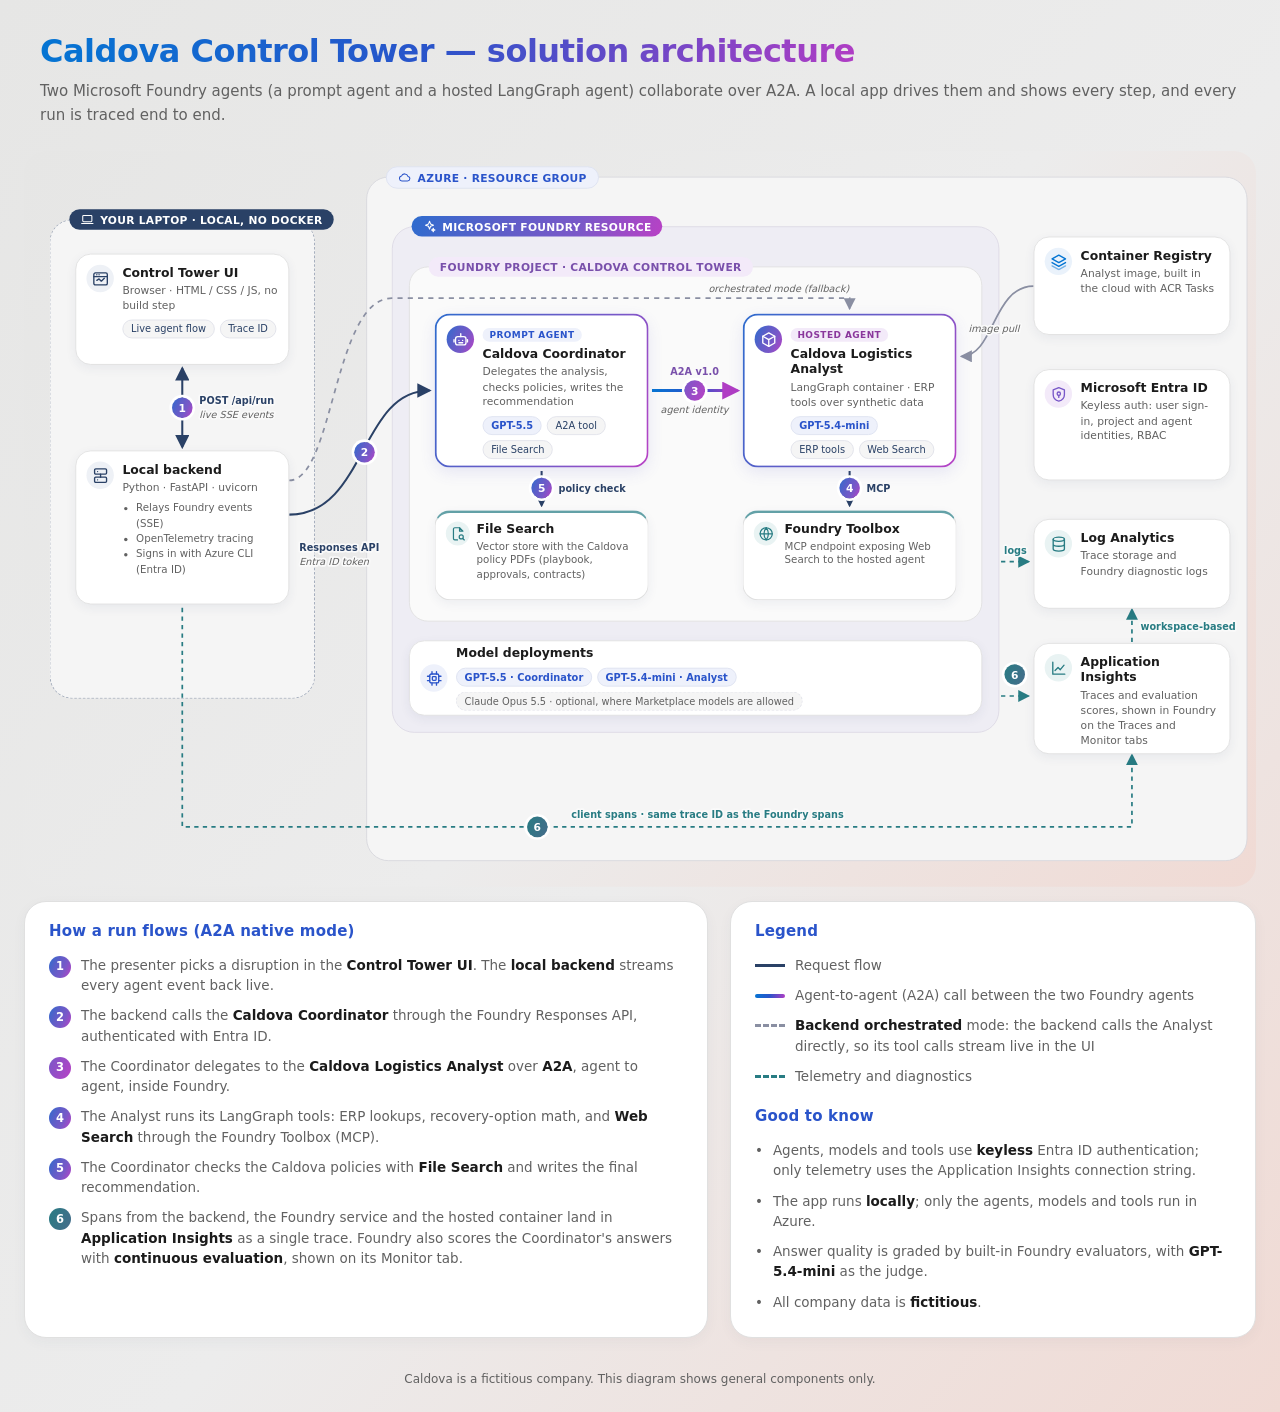
<file: docs/architecture.html>
<!DOCTYPE html>
<html lang="en">
<head>
<meta charset="utf-8">
<meta name="viewport" content="width=device-width, initial-scale=1">
<title>Caldova Control Tower — Solution architecture</title>
<link rel="icon" href="data:,">
<style>
  :root {
    --ink: #1b1b1b; --muted: #616161; --line: #8a8fa2;
    --azure: #0475d3; --azure-bg: #f5f5f5; --foundry: #7958c8; --foundry-bg: #eeedf4;
    --project-bg: #fafafa; --laptop: #2a4166; --laptop-bg: #f5f5f5;
    --indigo: #2a54ca; --violet: #b03dc4; --teal: #287c83; --hairline: #e0e0e0;
    --brand-text: linear-gradient(100deg, #0475d3 0%, #2a54ca 48%, #b03dc4 100%);
    --brand-band: linear-gradient(115deg, #2e6cce, #5d5ec8 36%, #7958c8 66%, #b941c5);
    --page: linear-gradient(130deg, #e6e6e5 0%, #ececec 55%, #f0dad4 100%);
  }
  * { box-sizing: border-box; }
  body { margin: 0; font-family: "Segoe UI Variable", "Segoe UI", system-ui, sans-serif; color: var(--ink); background: var(--page); }
  header { max-width: 1520px; margin: 0 auto; padding: 32px 40px 12px; }
  header h1 { display: inline-block; margin: 0; font-size: 32px; font-weight: 600; letter-spacing: -.5px; background: var(--brand-text); background-clip: text; -webkit-text-fill-color: transparent; }
  header p { margin: 9px 0 0; color: var(--muted); font-size: 15px; line-height: 1.6; }
  .stage { padding: 12px 24px 8px; }
  .fit { position: relative; margin: 0 auto; }
  .canvas { position: absolute; top: 0; left: 0; width: 1440px; height: 860px; transform-origin: 0 0; background: var(--page); border-radius: 26px; }

  .zone { position: absolute; border-radius: 26px; }
  .zone > .zlabel { position: absolute; top: -13px; left: 22px; padding: 4px 13px; border-radius: 999px; font-size: 12.5px; font-weight: 600; letter-spacing: .35px; text-transform: uppercase; display: flex; align-items: center; gap: 7px; white-space: nowrap; }
  .zone > .zlabel svg { width: 16px; height: 16px; }
  .laptop { left: 30px; top: 80px; width: 310px; height: 560px; background: var(--laptop-bg); border: 1px dashed #9ca6b7; }
  .laptop > .zlabel { background: var(--laptop); color: #fff; }
  .azure { left: 400px; top: 30px; width: 1030px; height: 800px; background: var(--azure-bg); border: 1px solid #d7d7dc; }
  .azure > .zlabel { background: #eef1fb; color: var(--indigo); border: 1px solid #dce1f0; }
  .account { left: 430px; top: 88px; width: 710px; height: 592px; background: var(--foundry-bg); border: 1px solid #dcd9e5; }
  .account > .zlabel { background: var(--brand-band); color: #fff; }
  .project { left: 450px; top: 135px; width: 670px; height: 415px; background: var(--project-bg); border: 1px solid var(--hairline); border-radius: 22px; }
  .project > .zlabel { background: #f3eaf9; color: #7950ab; top: -12px; }

  .card { position: absolute; z-index: 2; background: #fff; border: 1px solid var(--hairline); border-radius: 18px; box-shadow: 0 4px 12px rgba(42, 65, 102, .065); padding: 12px; display: flex; gap: 10px; }
  .card > div:last-child { min-width: 0; }
  .card .ic { flex: 0 0 32px; height: 32px; border-radius: 50%; display: grid; place-items: center; }
  .card .ic svg { width: 21px; height: 21px; }
  .card .t { font-weight: 600; font-size: 14.5px; line-height: 1.25; }
  .card .s { color: var(--muted); font-size: 12.5px; line-height: 1.4; margin-top: 3px; }
  .card ul { margin: 6px 0 0; padding-left: 16px; color: var(--muted); font-size: 12px; line-height: 1.5; }
  .kind { display: inline-block; font-size: 10.5px; font-weight: 700; letter-spacing: .5px; text-transform: uppercase; padding: 2px 8px; border-radius: 999px; margin-bottom: 5px; }
  .agent .kind { background: #eef1fb; color: var(--indigo); }
  .agent.hosted .kind { background: #f3eaf9; color: #8a379c; }
  .chips { display: flex; flex-wrap: wrap; gap: 6px; margin-top: 8px; }
  .chip { font-size: 11.5px; padding: 3px 9px; border-radius: 999px; border: 1px solid #e0e1e9; background: #f5f5f5; color: var(--laptop); white-space: nowrap; }
  .chip.model { background: #eef1fb; border-color: #dce1f0; color: var(--indigo); font-weight: 600; }
  .chip.opt { border-style: dashed; color: var(--muted); }

  .agent { border: 2px solid transparent; background: linear-gradient(#fff, #fff) padding-box, var(--brand-band) border-box; box-shadow: 0 6px 18px rgba(93, 94, 200, .12); }
  .card.agent .ic { color: #fff; background: var(--brand-band); }
  .tool { border-top: 3px solid #63a1a7; padding: 10px 12px; gap: 8px; }
  .tool .ic { flex-basis: 28px; height: 28px; }
  .tool .ic svg { width: 19px; height: 19px; }
  .tool .s { font-size: 12px; line-height: 1.35; }

  .ic.slate { background: #eef1f6; color: var(--laptop); }
  .ic.violet { background: #eef1fb; color: var(--indigo); }
  .ic.pink { background: #f3eaf9; color: var(--violet); }
  .ic.teal { background: #e9f3f3; color: var(--teal); }
  .ic.blue { background: #eaf2fb; color: var(--azure); }
  .ic.green { background: #e9f3f3; color: var(--teal); }
  .ic.amber { background: #f3eaf9; color: var(--foundry); }

  svg.wires { position: absolute; left: 0; top: 0; z-index: 1; overflow: visible; }
  .wire { fill: none; stroke: var(--line); stroke-width: 2; }
  .wire.main { stroke: var(--laptop); stroke-width: 2.4; }
  .wire.a2a { stroke: url(#a2a-gradient); stroke-width: 3.5; }
  .wire.dash { stroke-dasharray: 6 6; }
  .wire.tele { stroke: var(--teal); stroke-dasharray: 5 5; }
  .wlabel { font-size: 11.5px; fill: var(--laptop); font-weight: 600; paint-order: stroke; stroke: #fafafa; stroke-width: 4px; stroke-linejoin: round; }
  .wlabel.soft { fill: var(--muted); font-weight: 500; font-style: italic; }
  .wlabel.a2a { fill: #7950ab; font-weight: 700; }
  .wlabel.tele { fill: var(--teal); }

  .num { position: absolute; z-index: 3; width: 24px; height: 24px; margin: -12px 0 0 -12px; border-radius: 50%; background: var(--brand-band); color: #fff; font-size: 12.5px; font-weight: 700; display: grid; place-items: center; box-shadow: 0 0 0 3px #fff; }
  .num.a2a { background: linear-gradient(115deg, #7958c8, #b941c5); }
  .num.tele { background: linear-gradient(115deg, #287c83, #466c8b); }

  .legend { max-width: 1440px; margin: 6px auto 34px; padding: 0 24px; display: grid; grid-template-columns: 1.3fr 1fr; gap: 22px; }
  .panel { background: #fff; border: 1px solid var(--hairline); border-radius: 22px; padding: 20px 24px; box-shadow: 0 4px 14px rgba(42, 65, 102, .045); }
  .panel h2 { color: var(--indigo); font-size: 15px; font-weight: 600; margin: 0 0 10px; letter-spacing: .2px; }
  .panel ol, .panel ul { margin: 0; padding-left: 0; list-style: none; }
  .panel li { display: flex; gap: 10px; align-items: flex-start; font-size: 13.5px; line-height: 1.5; padding: 5px 0; color: var(--muted); }
  .panel li .num { position: static; margin: 1px 0 0; flex: 0 0 22px; width: 22px; height: 22px; font-size: 11.5px; box-shadow: none; }
  .panel li b { color: var(--ink); }
  .key { display: inline-block; width: 30px; height: 0; border-top: 3px solid var(--laptop); margin: 9px 0 0; flex: 0 0 30px; }
  .key.a2a { border: 0; height: 3.5px; background: var(--brand-text); border-radius: 999px; }
  .key.dash { border-top: 3px dashed var(--line); }
  .key.tele { border-top: 3px dashed var(--teal); }
  footer { text-align: center; color: var(--muted); font-size: 12px; padding: 0 0 26px; }
</style>
</head>
<body>
<svg width="0" height="0" style="position:absolute" aria-hidden="true">
  <defs>
    <linearGradient id="a2a-gradient" gradientUnits="userSpaceOnUse" x1="734" y1="280" x2="834" y2="280">
      <stop offset="0" stop-color="#0475d3"/><stop offset=".48" stop-color="#2a54ca"/><stop offset="1" stop-color="#b03dc4"/>
    </linearGradient>
    <marker id="arrow" viewBox="0 0 10 10" refX="8.5" refY="5" markerWidth="7" markerHeight="7" orient="auto-start-reverse"><path d="M0 0 L10 5 L0 10 z" fill="#2a4166"/></marker>
    <marker id="arrow-a2a" viewBox="0 0 10 10" refX="8.5" refY="5" markerWidth="6" markerHeight="6" orient="auto-start-reverse"><path d="M0 0 L10 5 L0 10 z" fill="#b03dc4"/></marker>
    <marker id="arrow-soft" viewBox="0 0 10 10" refX="8.5" refY="5" markerWidth="7" markerHeight="7" orient="auto-start-reverse"><path d="M0 0 L10 5 L0 10 z" fill="#8a8fa2"/></marker>
    <marker id="arrow-tele" viewBox="0 0 10 10" refX="8.5" refY="5" markerWidth="7" markerHeight="7" orient="auto-start-reverse"><path d="M0 0 L10 5 L0 10 z" fill="#287c83"/></marker>
  </defs>
  <symbol id="i-laptop" viewBox="0 0 24 24" fill="none" stroke="currentColor" stroke-width="1.8" stroke-linecap="round" stroke-linejoin="round"><rect x="4" y="5" width="16" height="11" rx="1.5"/><path d="M2 19h20"/></symbol>
  <symbol id="i-browser" viewBox="0 0 24 24" fill="none" stroke="currentColor" stroke-width="1.8" stroke-linecap="round" stroke-linejoin="round"><rect x="3" y="4" width="18" height="16" rx="2"/><path d="M3 9h18M7 6.5h.01M10 6.5h.01"/><path d="M7 14l3-2 3 3 4-4"/></symbol>
  <symbol id="i-server" viewBox="0 0 24 24" fill="none" stroke="currentColor" stroke-width="1.8" stroke-linecap="round" stroke-linejoin="round"><rect x="4" y="3" width="16" height="7" rx="1.5"/><rect x="4" y="14" width="16" height="7" rx="1.5"/><path d="M8 6.5h.01M8 17.5h.01M12 10v4"/></symbol>
  <symbol id="i-cloud" viewBox="0 0 24 24" fill="none" stroke="currentColor" stroke-width="1.8" stroke-linecap="round" stroke-linejoin="round"><path d="M7 18h10a4 4 0 0 0 .6-7.95A6 6 0 0 0 6.2 9.5 4.3 4.3 0 0 0 7 18z"/></symbol>
  <symbol id="i-spark" viewBox="0 0 24 24" fill="none" stroke="currentColor" stroke-width="1.8" stroke-linecap="round" stroke-linejoin="round"><path d="M12 3l1.9 5.1L19 10l-5.1 1.9L12 17l-1.9-5.1L5 10l5.1-1.9z"/><path d="M18.5 15.5l.8 2.2 2.2.8-2.2.8-.8 2.2-.8-2.2-2.2-.8 2.2-.8z"/></symbol>
  <symbol id="i-agent" viewBox="0 0 24 24" fill="none" stroke="currentColor" stroke-width="1.8" stroke-linecap="round" stroke-linejoin="round"><rect x="5" y="8" width="14" height="11" rx="3"/><path d="M12 4v4M9.5 13h.01M14.5 13h.01M9.5 16.2h5M3 12v3M21 12v3"/></symbol>
  <symbol id="i-box" viewBox="0 0 24 24" fill="none" stroke="currentColor" stroke-width="1.8" stroke-linecap="round" stroke-linejoin="round"><path d="M12 3l8 4.5v9L12 21l-8-4.5v-9z"/><path d="M4 7.5l8 4.5 8-4.5M12 12v9"/></symbol>
  <symbol id="i-doc" viewBox="0 0 24 24" fill="none" stroke="currentColor" stroke-width="1.8" stroke-linecap="round" stroke-linejoin="round"><path d="M14 3H7a2 2 0 0 0-2 2v14a2 2 0 0 0 2 2h4"/><path d="M14 3l5 5h-5z"/><circle cx="16.5" cy="16.5" r="3"/><path d="M18.7 18.7L21 21"/></symbol>
  <symbol id="i-globe" viewBox="0 0 24 24" fill="none" stroke="currentColor" stroke-width="1.8" stroke-linecap="round" stroke-linejoin="round"><circle cx="12" cy="12" r="9"/><path d="M3 12h18M12 3a14 14 0 0 1 0 18M12 3a14 14 0 0 0 0 18"/></symbol>
  <symbol id="i-stack" viewBox="0 0 24 24" fill="none" stroke="currentColor" stroke-width="1.8" stroke-linecap="round" stroke-linejoin="round"><path d="M12 3l9 5-9 5-9-5z"/><path d="M3 13l9 5 9-5"/><path d="M3 17.5l9 5 9-5" opacity=".5"/></symbol>
  <symbol id="i-shield" viewBox="0 0 24 24" fill="none" stroke="currentColor" stroke-width="1.8" stroke-linecap="round" stroke-linejoin="round"><path d="M12 3l7.5 3v6c0 4.5-3.2 7.8-7.5 9-4.3-1.2-7.5-4.5-7.5-9V6z"/><circle cx="12" cy="11" r="2.2"/><path d="M12 13.2V16"/></symbol>
  <symbol id="i-chart" viewBox="0 0 24 24" fill="none" stroke="currentColor" stroke-width="1.8" stroke-linecap="round" stroke-linejoin="round"><path d="M4 20V4M4 20h16"/><path d="M7 15l4-4 3 3 5-6"/></symbol>
  <symbol id="i-db" viewBox="0 0 24 24" fill="none" stroke="currentColor" stroke-width="1.8" stroke-linecap="round" stroke-linejoin="round"><ellipse cx="12" cy="5.5" rx="7.5" ry="2.8"/><path d="M4.5 5.5v13c0 1.5 3.4 2.8 7.5 2.8s7.5-1.3 7.5-2.8v-13M4.5 12c0 1.5 3.4 2.8 7.5 2.8s7.5-1.3 7.5-2.8"/></symbol>
  <symbol id="i-chip" viewBox="0 0 24 24" fill="none" stroke="currentColor" stroke-width="1.8" stroke-linecap="round" stroke-linejoin="round"><rect x="6" y="6" width="12" height="12" rx="2"/><rect x="9.5" y="9.5" width="5" height="5" rx="1"/><path d="M9 3v3M15 3v3M9 18v3M15 18v3M3 9h3M3 15h3M18 9h3M18 15h3"/></symbol>
</svg>

<header>
  <h1>Caldova Control Tower — solution architecture</h1>
  <p>Two Microsoft Foundry agents (a prompt agent and a hosted LangGraph agent) collaborate over A2A. A local app drives them and shows every step, and every run is traced end to end.</p>
</header>

<div class="stage">
  <div class="fit" id="fit">
    <div class="canvas" id="canvas">

      <div class="zone laptop"><div class="zlabel"><svg><use href="#i-laptop"/></svg>Your laptop · local, no Docker</div></div>
      <div class="zone azure"><div class="zlabel"><svg><use href="#i-cloud"/></svg>Azure · resource group</div></div>
      <div class="zone account"><div class="zlabel"><svg><use href="#i-spark"/></svg>Microsoft Foundry resource</div></div>
      <div class="zone project"><div class="zlabel">Foundry project · Caldova Control Tower</div></div>

      <svg class="wires" width="1440" height="860" viewBox="0 0 1440 860">
        <path class="wire main" d="M185 254 L185 346" marker-start="url(#arrow)" marker-end="url(#arrow)"/>
        <text class="wlabel" x="205" y="296">POST /api/run</text>
        <text class="wlabel soft" x="205" y="312">live SSE events</text>

        <path class="wire main" d="M310 425 C 400 425, 392 280, 474 280" marker-end="url(#arrow)"/>
        <text class="wlabel" x="322" y="468">Responses API</text>
        <text class="wlabel soft" x="322" y="484">Entra ID token</text>

        <path class="wire dash" d="M310 385 C 362 385, 362 172, 430 172 L 965 172 L 965 184" marker-end="url(#arrow-soft)"/>
        <text class="wlabel soft" x="800" y="165">orchestrated mode (fallback)</text>

        <path class="wire a2a" d="M734 280 L834 280" marker-end="url(#arrow-a2a)"/>
        <text class="wlabel a2a" x="784" y="262" text-anchor="middle">A2A v1.0</text>
        <text class="wlabel soft" x="784" y="306" text-anchor="middle">agent identity</text>

        <path class="wire main" d="M965 374 L965 414" marker-end="url(#arrow)"/>
        <text class="wlabel" x="985" y="399">MCP</text>

        <path class="wire main" d="M605 374 L605 414" marker-end="url(#arrow)"/>
        <text class="wlabel" x="625" y="399">policy check</text>

        <path class="wire" d="M1180 158 C 1132 158, 1134 240, 1096 240" marker-end="url(#arrow-soft)"/>
        <text class="wlabel soft" x="1104" y="212">image pull</text>

        <path class="wire tele" d="M1142 480 L1174 480" marker-end="url(#arrow-tele)"/>
        <text class="wlabel tele" x="1146" y="472" font-size="10">logs</text>

        <path class="wire tele" d="M1142 637 L1174 637" marker-end="url(#arrow-tele)"/>

        <path class="wire tele" d="M1295 574 L1295 536" marker-end="url(#arrow-tele)"/>
        <text class="wlabel tele" x="1305" y="560">workspace-based</text>

        <path class="wire tele" d="M185 534 L185 790 L1295 790 L1295 706" marker-end="url(#arrow-tele)"/>
        <text class="wlabel tele" x="640" y="780">client spans · same trace ID as the Foundry spans</text>
      </svg>

      <div class="num" style="left:185px; top:300px">1</div>
      <div class="num" style="left:398px; top:352px">2</div>
      <div class="num a2a" style="left:784px; top:280px">3</div>
      <div class="num" style="left:965px; top:394px">4</div>
      <div class="num" style="left:605px; top:394px">5</div>
      <div class="num tele" style="left:1158px; top:612px">6</div>
      <div class="num tele" style="left:600px; top:790px">6</div>

      <div class="card" style="left:60px; top:120px; width:250px; height:130px">
        <div class="ic slate"><svg><use href="#i-browser"/></svg></div>
        <div><div class="t">Control Tower UI</div><div class="s">Browser · HTML / CSS / JS, no build step</div>
          <div class="chips"><span class="chip">Live agent flow</span><span class="chip">Trace ID</span></div></div>
      </div>

      <div class="card" style="left:60px; top:350px; width:250px; height:180px">
        <div class="ic slate"><svg><use href="#i-server"/></svg></div>
        <div><div class="t">Local backend</div><div class="s">Python · FastAPI · uvicorn</div>
          <ul><li>Relays Foundry events (SSE)</li><li>OpenTelemetry tracing</li><li>Signs in with Azure CLI (Entra ID)</li></ul></div>
      </div>

      <div class="card agent" style="left:480px; top:190px; width:250px; height:180px">
        <div class="ic violet"><svg><use href="#i-agent"/></svg></div>
        <div><span class="kind">Prompt agent</span>
          <div class="t">Caldova Coordinator</div>
          <div class="s">Delegates the analysis, checks policies, writes the recommendation</div>
          <div class="chips"><span class="chip model">GPT-5.5</span><span class="chip">A2A tool</span><span class="chip">File Search</span></div></div>
      </div>

      <div class="card agent hosted" style="left:840px; top:190px; width:250px; height:180px">
        <div class="ic pink"><svg><use href="#i-box"/></svg></div>
        <div><span class="kind">Hosted agent</span>
          <div class="t">Caldova Logistics Analyst</div>
          <div class="s">LangGraph container · ERP tools over synthetic data</div>
          <div class="chips"><span class="chip model">GPT-5.4-mini</span><span class="chip">ERP tools</span><span class="chip">Web Search</span></div></div>
      </div>

      <div class="card tool" style="left:480px; top:420px; width:250px; height:105px">
        <div class="ic teal"><svg><use href="#i-doc"/></svg></div>
        <div><div class="t">File Search</div><div class="s">Vector store with the Caldova policy PDFs (playbook, approvals, contracts)</div></div>
      </div>

      <div class="card tool" style="left:840px; top:420px; width:250px; height:105px">
        <div class="ic teal"><svg><use href="#i-globe"/></svg></div>
        <div><div class="t">Foundry Toolbox</div><div class="s">MCP endpoint exposing Web Search to the hosted agent</div></div>
      </div>

      <div class="card" style="left:450px; top:572px; width:670px; height:88px; align-items:center">
        <div class="ic violet"><svg><use href="#i-chip"/></svg></div>
        <div><div class="t">Model deployments</div>
          <div class="chips"><span class="chip model">GPT-5.5 · Coordinator</span><span class="chip model">GPT-5.4-mini · Analyst</span><span class="chip opt">Claude Opus 5.5 · optional, where Marketplace models are allowed</span></div></div>
      </div>

      <div class="card" style="left:1180px; top:100px; width:230px; height:115px">
        <div class="ic blue"><svg><use href="#i-stack"/></svg></div>
        <div><div class="t">Container Registry</div><div class="s">Analyst image, built in the cloud with ACR Tasks</div></div>
      </div>

      <div class="card" style="left:1180px; top:255px; width:230px; height:130px">
        <div class="ic amber"><svg><use href="#i-shield"/></svg></div>
        <div><div class="t">Microsoft Entra ID</div><div class="s">Keyless auth: user sign-in, project and agent identities, RBAC</div></div>
      </div>

      <div class="card" style="left:1180px; top:430px; width:230px; height:105px">
        <div class="ic green"><svg><use href="#i-db"/></svg></div>
        <div><div class="t">Log Analytics</div><div class="s">Trace storage and Foundry diagnostic logs</div></div>
      </div>

      <div class="card" style="left:1180px; top:575px; width:230px; height:130px">
        <div class="ic green"><svg><use href="#i-chart"/></svg></div>
        <div><div class="t">Application Insights</div><div class="s">Traces and evaluation scores, shown in Foundry on the Traces and Monitor tabs</div></div>
      </div>

    </div>
  </div>
</div>

<section class="legend">
  <div class="panel">
    <h2>How a run flows (A2A native mode)</h2>
    <ol>
      <li><span class="num">1</span><span>The presenter picks a disruption in the <b>Control Tower UI</b>. The <b>local backend</b> streams every agent event back live.</span></li>
      <li><span class="num">2</span><span>The backend calls the <b>Caldova Coordinator</b> through the Foundry Responses API, authenticated with Entra ID.</span></li>
      <li><span class="num a2a">3</span><span>The Coordinator delegates to the <b>Caldova Logistics Analyst</b> over <b>A2A</b>, agent to agent, inside Foundry.</span></li>
      <li><span class="num">4</span><span>The Analyst runs its LangGraph tools: ERP lookups, recovery-option math, and <b>Web Search</b> through the Foundry Toolbox (MCP).</span></li>
      <li><span class="num">5</span><span>The Coordinator checks the Caldova policies with <b>File Search</b> and writes the final recommendation.</span></li>
      <li><span class="num tele">6</span><span>Spans from the backend, the Foundry service and the hosted container land in <b>Application Insights</b> as a single trace. Foundry also scores the Coordinator's answers with <b>continuous evaluation</b>, shown on its Monitor tab.</span></li>
    </ol>
  </div>
  <div class="panel">
    <h2>Legend</h2>
    <ul>
      <li><span class="key"></span><span>Request flow</span></li>
      <li><span class="key a2a"></span><span>Agent-to-agent (A2A) call between the two Foundry agents</span></li>
      <li><span class="key dash"></span><span><b>Backend orchestrated</b> mode: the backend calls the Analyst directly, so its tool calls stream live in the UI</span></li>
      <li><span class="key tele"></span><span>Telemetry and diagnostics</span></li>
    </ul>
    <h2 style="margin-top:16px">Good to know</h2>
    <ul>
      <li><span>•</span><span>Agents, models and tools use <b>keyless</b> Entra ID authentication; only telemetry uses the Application Insights connection string.</span></li>
      <li><span>•</span><span>The app runs <b>locally</b>; only the agents, models and tools run in Azure.</span></li>
      <li><span>•</span><span>Answer quality is graded by built-in Foundry evaluators, with <b>GPT-5.4-mini</b> as the judge.</span></li>
      <li><span>•</span><span>All company data is <b>fictitious</b>.</span></li>
    </ul>
  </div>
</section>

<footer>Caldova is a fictitious company. This diagram shows general components only.</footer>

<script>
  const fit = document.getElementById("fit");
  const canvas = document.getElementById("canvas");
  function resize() {
    const available = document.documentElement.clientWidth - 48;
    const scale = Math.min(1, available / 1440);
    canvas.style.transform = `scale(${scale})`;
    fit.style.width = `${1440 * scale}px`;
    fit.style.height = `${860 * scale}px`;
  }
  window.addEventListener("resize", resize);
  resize();
</script>
</body>
</html>
</file>
